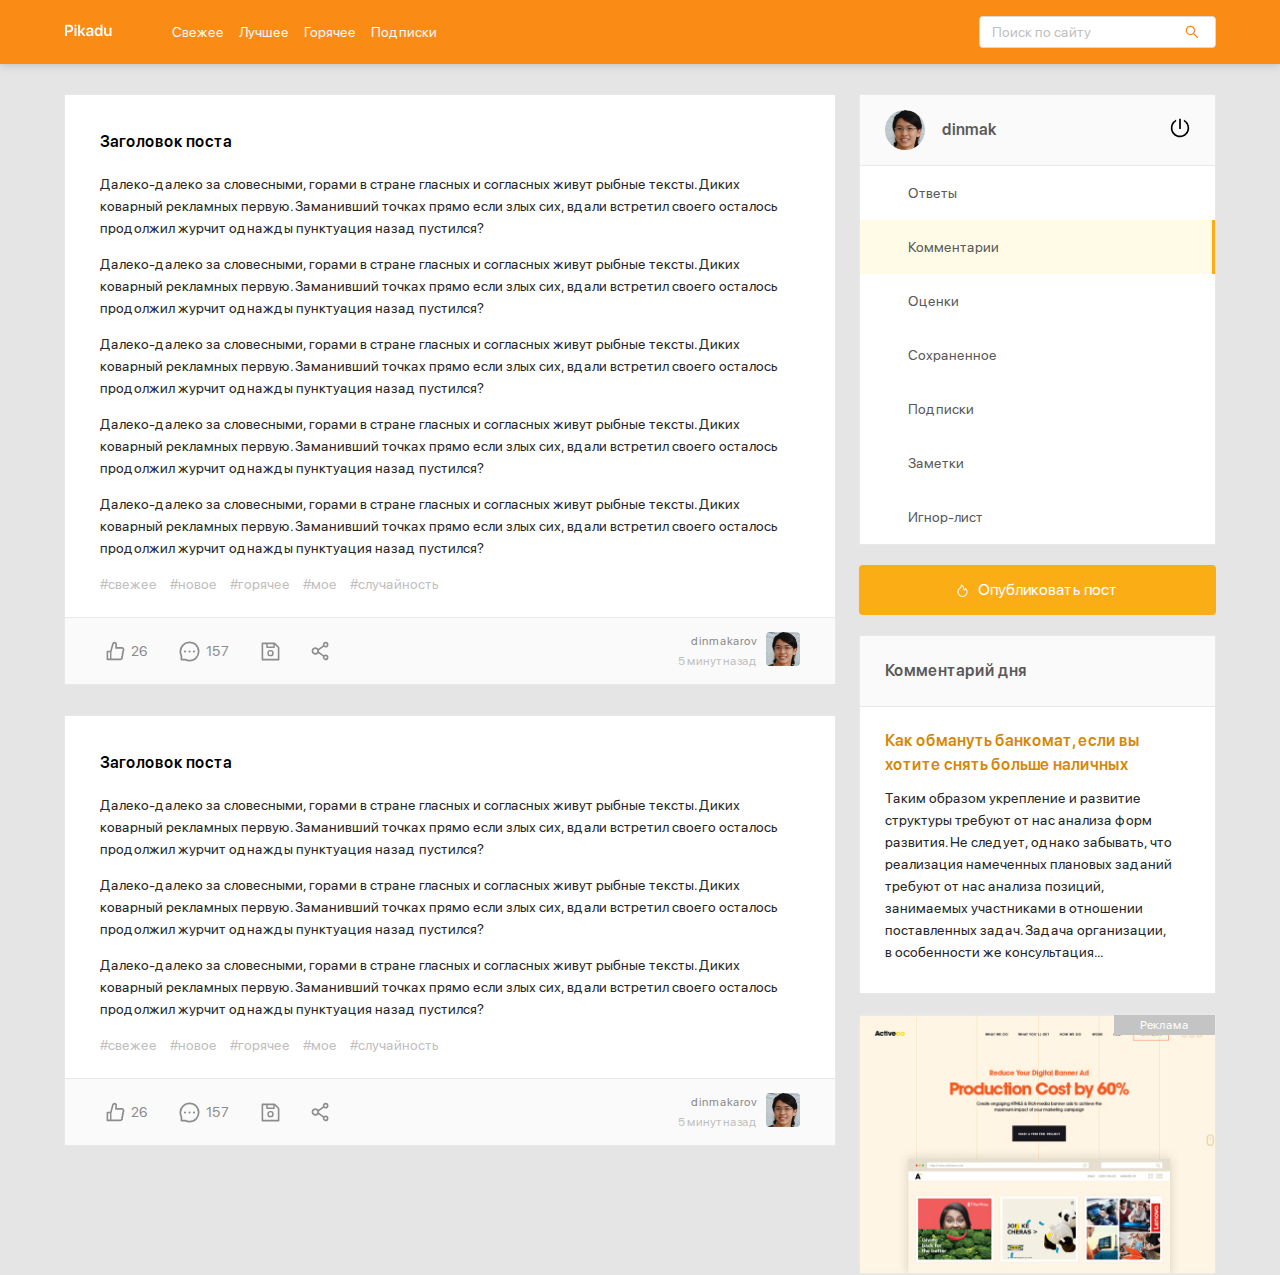
<file: index.html>
<!DOCTYPE html>
<html lang="en">

<head>
    <meta charset="UTF-8">
    <meta name="viewport" content="width=device-width, initial-scale=1.0">
    <link rel="stylesheet" href="./css/style.css">
    <link rel="stylesheet" href="./css/normalize.css">
    <title>Pikadu-главная</title>
</head>

<body>
    <!-- шапка -->
    <header class="header">
        <!-- обертка шапки -->
        <div class="header-wrapper">
            <a href="#" class="header-logo">
                <img class="header-logo-image" src="img/Pikadu-logo.svg" alt="logo: Pikadu">
            </a>
            <nav class="header-nav">
                <ul class="header-menu">
                    <li class="header-menu-item">
                        <a href="#" class="header-menu-link">Свежее</a>
                    </li>
                    <li class="header-menu-item">
                        <a href="#" class="header-menu-link">Лучшее</a>
                    </li>
                    <li class="header-menu-item">
                        <a href="#" class="header-menu-link">Горячее</a>
                    </li>
                    <li class="header-menu-item">
                        <a href="#" class="header-menu-link">Подписки</a>
                    </li>
                </ul>

            </nav>
            <!-- /.header-nav -->
            <div class="input-group search">
                <input type="search" class="search-input" placeholder="Поиск по сайту">
                <button class="search-button">
                  <img src="img/search.svg" alt="icon: search" class="search-icon">
                </button>
            </div>
            <!-- /.inpur-group -->
            <a href="#" class="menu-toggle" id="menu-toggle">
                <span></span>
                <span></span>
                <span></span>
            </a>
        </div>
        <!-- /.header-wrapper -->
    </header>
    <div class="content">
        <main class="posts">
            <section class="post">
                <div class="post-body">
                    <h2 class="post-title">Заголовок поста</h2>
                    <p class="post-text">
                        Далеко-далеко за словесными, горами в стране гласных и согласных живут рыбные тексты. Диких коварный рекламных первую. Заманивший точках прямо если злых сих, вдали встретил своего осталось продолжил журчит однажды пунктуация назад пустился?
                    </p>
                    <p class="post-text">
                        Далеко-далеко за словесными, горами в стране гласных и согласных живут рыбные тексты. Диких коварный рекламных первую. Заманивший точках прямо если злых сих, вдали встретил своего осталось продолжил журчит однажды пунктуация назад пустился?
                    </p>
                    <p class="post-text">
                        Далеко-далеко за словесными, горами в стране гласных и согласных живут рыбные тексты. Диких коварный рекламных первую. Заманивший точках прямо если злых сих, вдали встретил своего осталось продолжил журчит однажды пунктуация назад пустился?
                    </p>
                    <p class="post-text">
                        Далеко-далеко за словесными, горами в стране гласных и согласных живут рыбные тексты. Диких коварный рекламных первую. Заманивший точках прямо если злых сих, вдали встретил своего осталось продолжил журчит однажды пунктуация назад пустился?
                    </p>
                    <p class="post-text">
                        Далеко-далеко за словесными, горами в стране гласных и согласных живут рыбные тексты. Диких коварный рекламных первую. Заманивший точках прямо если злых сих, вдали встретил своего осталось продолжил журчит однажды пунктуация назад пустился?
                    </p>
                    <div class="tags">
                        <a href="#" class="tag">#свежее</a>
                        <a href="#" class="tag">#новое</a>
                        <a href="#" class="tag">#горячее</a>
                        <a href="#" class="tag">#мое</a>
                        <a href="#" class="tag">#случайность</a>
                    </div>
                    <!-- /.tags -->
                </div>
                <!-- /.post-body -->
                <div class="post-footer">
                    <div class="post-buttons">
                        <button class="post-button likes">
                          <svg width="19" height="20" class="icon icon-like">
                              <use xlink:href="img/icons.svg#like"></use>
                          </svg>
                          <span class="likes-counter">26</span>
                        </button>
                        <button class="post-button comments">
                          <svg width="21" height="21" class="icon icon-comments">
                              <use xlink:href="img/icons.svg#comment"></use>
                          </svg>
                          <span class="comments-counter">157</span>
                        </button>
                        <button class="post-button save">
                          <svg width="19" height="19" class="icon icon-save">
                              <use xlink:href="img/icons.svg#save"></use>
                          </svg>
                        </button>
                        <button class="post-button share">
                          <svg width="18" height="20" class="icon icon-share">
                              <use xlink:href="img/icons.svg#share"></use>
                          </svg>
                        </button>
                    </div>
                    <!-- /.post-buttons -->
                    <div class="post-author">
                        <div class="author-about">
                            <a href="#" class="author-username">dinmakarov</a>
                            <span class="post-time">5 минут назад</span>
                        </div>
                        <a href="#" class="author-link"><img src="img/avatar.jpeg" alt="avatar" class="author-avatar"></a>
                    </div>
                    <!-- /.post-author -->
                </div>
                <!-- /.post-footer -->
            </section>
            <section class="post">
                <div class="post-body">
                    <h2 class="post-title">Заголовок поста</h2>
                    <p class="post-text">
                        Далеко-далеко за словесными, горами в стране гласных и согласных живут рыбные тексты. Диких коварный рекламных первую. Заманивший точках прямо если злых сих, вдали встретил своего осталось продолжил журчит однажды пунктуация назад пустился?
                    </p>
                    <p class="post-text">
                        Далеко-далеко за словесными, горами в стране гласных и согласных живут рыбные тексты. Диких коварный рекламных первую. Заманивший точках прямо если злых сих, вдали встретил своего осталось продолжил журчит однажды пунктуация назад пустился?
                    </p>
                    <p class="post-text">
                        Далеко-далеко за словесными, горами в стране гласных и согласных живут рыбные тексты. Диких коварный рекламных первую. Заманивший точках прямо если злых сих, вдали встретил своего осталось продолжил журчит однажды пунктуация назад пустился?
                    </p>
                    <div class="tags">
                        <a href="#" class="tag">#свежее</a>
                        <a href="#" class="tag">#новое</a>
                        <a href="#" class="tag">#горячее</a>
                        <a href="#" class="tag">#мое</a>
                        <a href="#" class="tag">#случайность</a>
                    </div>
                    <!-- /.tags -->
                </div>
                <!-- /.post-body -->
                <div class="post-footer">
                    <div class="post-buttons">
                        <button class="post-button likes">
                          <svg width="19" height="20" class="icon icon-like">
                              <use xlink:href="img/icons.svg#like"></use>
                          </svg>
                          <span class="likes-counter">26</span>
                        </button>
                        <button class="post-button comments">
                          <svg width="21" height="21" class="icon icon-comments">
                              <use xlink:href="img/icons.svg#comment"></use>
                          </svg>
                          <span class="comments-counter">157</span>
                        </button>
                        <button class="post-button save">
                          <svg width="19" height="19" class="icon icon-save">
                              <use xlink:href="img/icons.svg#save"></use>
                          </svg>
                        </button>
                        <button class="post-button share">
                          <svg width="18" height="20" class="icon icon-share">
                              <use xlink:href="img/icons.svg#share"></use>
                          </svg>
                        </button>
                    </div>
                    <!-- /.post-buttons -->
                    <div class="post-author">
                        <div class="author-about">
                            <a href="#" class="author-username">dinmakarov</a>
                            <span class="post-time">5 минут назад</span>
                        </div>
                        <a href="#" class="author-link"><img src="img/avatar.jpeg" alt="avatar" class="author-avatar"></a>
                    </div>
                    <!-- /.post-author -->
                </div>
                <!-- /.post-footer -->
            </section>

        </main>
        <!-- /.posts -->
        <aside class="sidebar">
            <div class="user">
                <a href="#" class="user-info">
                    <img width="40" height="40" src="img/avatar.jpeg" alt="photo: user" class="user-avatar">
                    <span class="user-name">dinmak</span>
                </a>
                <!-- /.user-info -->
                <a href="#" class="exit">
                    <svg class="icon icon-exit">
                      <use xlink:href="img/icons.svg#exit"></use>
                    </svg>
                </a>
                <!-- /.exit -->
            </div>
            <!-- /.user -->
            <nav class="sidebar-nav">
                <ul class="sidebar-menu">
                    <li class="sidebar-menu-item">
                        <a href="#" class="sidebar-menu-link">Ответы</a>
                    </li>
                    <li class="sidebar-menu-item">
                        <a href="#" class="sidebar-menu-link active">Комментарии</a>
                    </li>
                    <li class="sidebar-menu-item">
                        <a href="#" class="sidebar-menu-link">Оценки</a>
                    </li>
                    <li class="sidebar-menu-item">
                        <a href="#" class="sidebar-menu-link">Сохраненное</a>
                    </li>
                    <li class="sidebar-menu-item">
                        <a href="" class="sidebar-menu-link">Подписки</a>
                    </li>
                    <li class="sidebar-menu-item">
                        <a href="#" class="sidebar-menu-link">Заметки</a>
                    </li>
                    <li class="sidebar-menu-item">
                        <a href="#" class="sidebar-menu-link">Игнор-лист</a>
                    </li>
                </ul>
            </nav>
            <a href="new-post.html" class="button button-new-post">
                <svg class="icon icon-fire">
              <use xlink:href="img/icons.svg#fire"></use>
            </svg> Опубликовать пост</a>
            <div class="card">
                <div class="card-header">
                    <h2 class="card-title">
                        Комментарий дня
                    </h2>
                </div>
                <!-- /.card-header -->
                <div class="card-body">
                    <a href="#" class="card-body-title">
                        Как обмануть банкомат, если вы хотите снять больше наличных
                    </a>
                    <p class="card-text">Таким образом укрепление и развитие структуры требуют от нас анализа форм развития. Не следует, однако забывать, что реализация намеченных плановых заданий требуют от нас анализа позиций, занимаемых участниками в отношении поставленных
                        задач. Задача организации, в особенности же консультация...</p>
                </div>
                <!-- /.card-body -->
            </div>
            <!-- /.card -->
            <a href="#" class="promo">

            </a>
            <!-- /.promo -->
        </aside>
        <!-- /.sidebar -->
    </div>
    <!-- /.content -->
    <script src="js/main.js"></script>
</body>

</html>
</file>
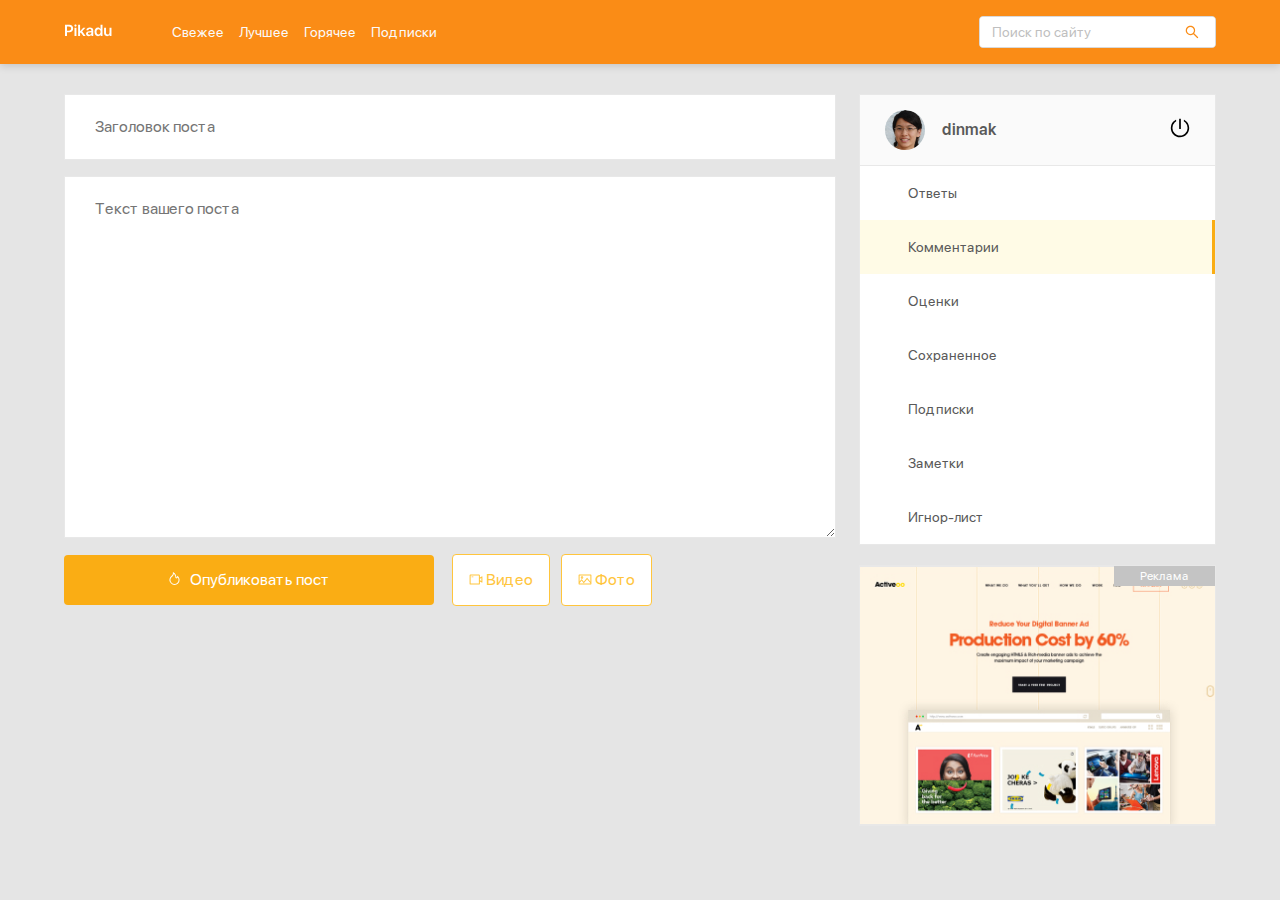
<file: new-post.html>
<!DOCTYPE html>
<html lang="en">

<head>
    <meta charset="UTF-8">
    <meta name="viewport" content="width=device-width, initial-scale=1.0">
    <link rel="stylesheet" href="./css/style.css">
    <link rel="stylesheet" href="./css/normalize.css">
    <title>Pikadu-New Post</title>
</head>

<body>
    <!-- шапка -->
    <header class="header">
        <!-- обертка шапки -->
        <div class="header-wrapper">
            <a href="index.html" class="header-logo">
                <img class="header-logo-image" src="img/Pikadu-logo.svg" alt="logo: Pikadu">
            </a>
            <nav class="header-nav">
                <ul class="header-menu">
                    <li class="header-menu-item">
                        <a href="#" class="header-menu-link">Свежее</a>
                    </li>
                    <li class="header-menu-item">
                        <a href="#" class="header-menu-link">Лучшее</a>
                    </li>
                    <li class="header-menu-item">
                        <a href="#" class="header-menu-link">Горячее</a>
                    </li>
                    <li class="header-menu-item">
                        <a href="#" class="header-menu-link">Подписки</a>
                    </li>
                </ul>

            </nav>
            <!-- /.header-nav -->
            <div class="input-group search">
                <input type="search" class="search-input" placeholder="Поиск по сайту">
                <button class="search-button">
                  <img src="img/search.svg" alt="icon: search" class="search-icon">
                </button>
            </div>
            <!-- /.inpur-group -->
            <a href="#" class="menu-toggle" id="menu-toggle">
                <span></span>
                <span></span>
                <span></span>
            </a>
        </div>
        <!-- /.header-wrapper -->
    </header>
    <div class="content">
        <main class="posts">
            <form action="#" class="add-post">
                <input type="text" name="post-title" class="add-title" placeholder="Заголовок поста">
                <textarea name="post-text" id="text" class="add-text" placeholder="Текст вашего поста"></textarea>
                <div class="add-buttons">
                    <button type="submit" class="button add-button">
                  <svg class="icon icon-fire">
                    <use xlink:href="img/icons.svg#fire"></use>
                  </svg>Опубликовать пост</button>
                    <button class="button button-outline">
                      <svg class="icon icon-video">
                        <use xlink:href="img/icons.svg#video"></use>
                      </svg>
                      Видео
                    </button>
                    <button class="button button-outline">
                      <svg class="icon icon-photo">
                        <use xlink:href="img/icons.svg#photo"></use>
                      </svg>
                      Фото
                    </button>
                </div>
            </form>
        </main>
        <!-- /.posts -->
        <aside class="sidebar">
            <div class="user">
                <a href="#" class="user-info">
                    <img width="40" height="40" src="img/avatar.jpeg" alt="photo: user" class="user-avatar">
                    <span class="user-name">dinmak</span>
                </a>
                <!-- /.user-info -->
                <a href="#" class="exit">
                    <svg class="icon icon-exit">
                      <use xlink:href="img/icons.svg#exit"></use>
                    </svg>
                </a>
                <!-- /.exit -->
            </div>
            <!-- /.user -->
            <nav class="sidebar-nav">
                <ul class="sidebar-menu">
                    <li class="sidebar-menu-item">
                        <a href="#" class="sidebar-menu-link">Ответы</a>
                    </li>
                    <li class="sidebar-menu-item">
                        <a href="#" class="sidebar-menu-link active">Комментарии</a>
                    </li>
                    <li class="sidebar-menu-item">
                        <a href="#" class="sidebar-menu-link">Оценки</a>
                    </li>
                    <li class="sidebar-menu-item">
                        <a href="#" class="sidebar-menu-link">Сохраненное</a>
                    </li>
                    <li class="sidebar-menu-item">
                        <a href="" class="sidebar-menu-link">Подписки</a>
                    </li>
                    <li class="sidebar-menu-item">
                        <a href="#" class="sidebar-menu-link">Заметки</a>
                    </li>
                    <li class="sidebar-menu-item">
                        <a href="#" class="sidebar-menu-link">Игнор-лист</a>
                    </li>
                </ul>
            </nav>
            <a href="#" class="promo">

            </a>
            <!-- /.promo -->
        </aside>
        <!-- /.sidebar -->
    </div>
    <!-- /.content -->
    <script src="js/main.js"></script>
</body>

</html>
</file>
<file: css/style.css>
@font-face {
    font-family: "SFProDisplay-Regular";
    src: local("SFProDisplay-Regular"), url("../fonts/SFProDisplay-Regular.woff") format("woff"), url("../fonts/SFProDisplay-Regular.woff2") format("woff2");
    font-weight: normal;
}

@font-face {
    font-family: "SFProDisplay-Semibold";
    src: local("SFProDisplay-Semibold"), url("../fonts/SFProDisplay-Semibold.woff") format("woff"), url("../fonts/SFProDisplay-Semibold.woff2") format("woff2");
    font-weight: bold;
}

* {
    box-sizing: border-box;
    font-style: normal;
    font-weight: normal;
}

body {
    font-family: "SFProDisplay-Regular", sans-serif;
    background: #e5e5e5;
}

.header {
    background: #FA8C16;
    box-shadow: 0px 2px 8px rgba(0, 0, 0, 0.15);
    padding: 16px 0 16px;
    margin-bottom: 30px;
}

.header-wrapper {
    max-width: 1200px;
    width: 90%;
    margin: auto;
    display: flex;
    justify-content: space-between;
    align-items: center;
}

.header-nav {
    margin-left: 60px;
    margin-right: auto;
}

.header-menu {
    display: flex;
    list-style: none;
    padding: 0;
    margin: 0;
}

.header-menu-link {
    text-decoration: none;
    color: #FAFAFA;
    margin-right: 15px;
    font-size: 14px;
    line-height: 22px;
}

.input-group {
    max-width: 237px;
    width: 60%;
    height: 32px;
    position: relative;
    background: #FFFFFF;
    border-radius: 4px;
    -webkit-border-radius: 4px;
    -moz-border-radius: 4px;
    -ms-border-radius: 4px;
    -o-border-radius: 4px;
    border: 1px solid #D9D9D9;
    overflow: hidden;
}

.search-input {
    height: 100%;
    width: 80%;
    border: none;
    font-size: 14px;
    line-height: 22px;
    padding-left: 12px;
}

.search-button {
    height: 100%;
    width: 20%;
    border: none;
    background: #FFFFFF;
    position: absolute;
    right: 0;
    top: 0;
    cursor: pointer;
    display: flex;
    align-items: center;
    justify-content: center;
}

.search-input::-webkit-input-placeholder {
    /* Chrome */
    color: #BFBFBF;
}

.search-input::-ms-input-placeholder {
    /* IE 10+ */
    color: #BFBFBF;
}

.search-input::-moz-placeholder {
    /* Firefox 19+ */
    color: #BFBFBF;
}

.search-input::-moz-placeholder {
    /* Firefox 4 - 18 */
    color: #BFBFBF;
}

.menu-toggle {
    display: none;
}

.content {
    max-width: 1200px;
    width: 90%;
    margin: auto;
    display: flex;
    align-items: flex-start;
    justify-content: space-between;
}

.posts {
    width: 67%;
}

.post-body {
    padding: 35px 35px 0 35px;
}

.post {
    background-color: #FFFFFF;
    border: 1px solid #E8E8E8;
    margin: 0 0 30px 0;
}

.post-title {
    margin: 0 0 19px 0;
    font-family: "SFProDisplay-Semibold", sans-serif;
    font-size: 16px;
    line-height: 24px;
}

.post-text {
    font-size: 14px;
    line-height: 22px;
    color: #262626;
}

.tags {
    margin: 0 0 22px 0;
}

.tag {
    color: #BFBFBF;
    font-size: 14px;
    line-height: 22px;
    margin: 0 10px 0 0;
    text-decoration: none;
}

.post-footer {
    background: #FAFAFA;
    border-top: 1px solid #E8E8E8;
    display: flex;
    justify-content: space-between;
    padding: 13px 35px 13px 35px;
}

.post-button .icon {
    fill: #8C8C8C;
}

.icon-like,
.icon-comments {
    margin: 0 6px 0 0;
}

.post-buttons {
    display: flex;
    align-items: center;
}

.post-button {
    background-color: transparent;
    border: none;
    color: #8C8C8C;
    display: flex;
    align-items: center;
    font-size: 14px;
    line-height: 22px;
    margin: 0 19px 0 0;
    cursor: pointer;
}

.post-author {
    display: flex;
    align-items: center;
    text-align: right;
}

.author-avatar {
    width: 34px;
    height: 34px;
    margin: 0 0 0 9px;
    border-radius: 4px;
    -webkit-border-radius: 4px;
    -moz-border-radius: 4px;
    -ms-border-radius: 4px;
    -o-border-radius: 4px;
}

.author-about {
    font-size: 12px;
    line-height: 20px;
}

.author-username {
    display: block;
    color: #8C8C8C;
    text-decoration: none;
}

.post-time {
    color: #BFBFBF;
}

.sidebar {
    width: 31%;
}

.user {
    background-color: #FAFAFA;
    border: 1px solid #E8E8E8;
    padding: 15px 25px;
    display: flex;
    align-items: center;
    justify-content: space-between;
}

.user-info {
    display: flex;
    align-items: center;
    text-decoration: none;
}

.user-avatar {
    border-radius: 50%;
    margin: 0 17px 0 0;
}

.user-name {
    font-family: "SFProDisplay-Semibold", sans-serif;
    font-size: 16px;
    line-height: 24px;
    color: #595959;
}

.icon-exit {
    width: 20px;
    height: 20px;
    fill: #000;
}

.sidebar-nav {
    background-color: #fff;
    margin: 0 0 20px 0;
}

.sidebar-menu {
    margin: 0;
    padding: 0;
    border: 1px solid #E8E8E8;
    border-top: none;
    list-style-type: none;
}

.sidebar-menu-link {
    display: inline-block;
    padding: 16px 48px;
    width: 100%;
    text-decoration: none;
    font-size: 14px;
    line-height: 22px;
    color: #595959;
    background-color: #fff;
    cursor: pointer;
}

.sidebar-menu-link:hover {
    background-color: #FFFBE6;
}

.sidebar-menu-link.active {
    background-color: #FFFBE6;
    border-right: 3px solid #FAAD14;
}

.button {
    margin: 0 0 20px 0;
    background: #FAAD14;
    border-radius: 4px;
    text-decoration: none;
    color: #fff;
    font-size: 16px;
    line-height: 24px;
    border: none;
    padding: 13px;
    cursor: pointer;
}

.button-outline {
    background: #FFFFFF;
    border: 1px solid #FFC53D;
    border-radius: 4px;
    color: #FFC53D;
    padding: 13px 16px 13px 16px;
    cursor: pointer;
}

.button-outline .icon {
    width: 14px;
    height: 11px;
    fill: #FFC53D;
}

.button-new-post {
    display: flex;
    align-items: center;
    justify-content: center;
    width: 100%;
    padding: 13px;
}

.icon-fire {
    fill: #fff;
    width: 11px;
    height: 13px;
    margin: 0 10px 0 0;
}

.card {
    background: #FFFFFF;
    border: 1px solid #E8E8E8;
}

.card-header {
    background: #FAFAFA;
    border-bottom: 1px solid #E8E8E8;
    padding: 23px 25px;
}

.card-title {
    margin: 0;
    font-family: "SFProDisplay-Semibold", sans-serif;
    font-size: 16px;
    line-height: 24px;
    color: #595959;
}

.card-body {
    padding: 22px 40px 20px 25px;
}

.card-body-title {
    margin: 0 0 10px;
    text-decoration: none;
    font-family: "SFProDisplay-Semibold", sans-serif;
    font-size: 16px;
    line-height: 24px;
    color: #D48806;
}

.card-text {
    font-size: 14px;
    line-height: 22px;
    color: #262626;
    margin: 10px 0;
}

.promo {
    display: block;
    background: #fff url('../img/promo.jpg') no-repeat center / cover;
    width: 100%;
    height: 261px;
    border: 1px solid #E8E8E8;
    margin: 20px 0 0 0;
    position: relative;
}

.promo::before {
    content: 'Реклама';
    position: absolute;
    right: 0;
    top: 0;
    background: #C4C4C4;
    color: #FFFFFF;
    padding: 0 26px;
    font-size: 12px;
    line-height: 20px;
}

.add-post {
    display: flex;
    flex-direction: column;
}

.add-title,
.add-text {
    background: #FFFFFF;
    border: 1px solid #E8E8E8;
    padding: 23px 30px;
    margin: 0 0 16px;
}

.add-text {
    min-height: 362px;
}

.add-button {
    max-width: 370px;
    width: 100%;
    margin-right: 2%;
}

.add-post .button-outline {
    margin-right: 1%;
}

@media (max-width: 990px) {
    .menu-toggle {
        display: flex;
        flex-direction: column;
        justify-content: space-between;
        width: 30px;
        height: 20px;
        margin: 0 0 0 12px;
    }
    .menu-toggle span {
        height: 2px;
        width: 100%;
        background-color: #fff;
    }
    .header {
        position: fixed;
        z-index: 100;
        left: 0;
        top: 0;
        right: 0;
        width: 100%;
    }
    .content {
        margin-top: 94px;
        margin-bottom: 60px;
    }
    .sidebar {
        position: fixed;
        z-index: 101;
        top: 64px;
        right: 0;
        bottom: 0;
        height: calc(100% - 64px);
        max-width: 320px;
        width: 100%;
        /*подложкадляsidebar*/
        background-color: #fff;
        box-shadow: 1px 1px 10px rgba(0, 0, 0, 0.15);
        padding: 30px;
        transform: translateX(100%);
        -webkit-transform: translateX(100%);
        -moz-transform: translateX(100%);
        -ms-transform: translateX(100%);
        -o-transform: translateX(100%);
        transition: transform 0.2s;
        -webkit-transition: transform 0.2s;
        -moz-transition: transform 0.2s;
        -ms-transition: transform 0.2s;
        -o-transition: transform 0.2s;
        overflow-y: auto;
    }
    .sidebar.visible {
        transform: translateX(0);
        -webkit-transform: translateX(0);
        -moz-transform: translateX(0);
        -ms-transform: translateX(0);
        -o-transform: translateX(0);
    }
    .posts {
        width: 100%;
    }
    .header-nav {
        display: none;
        /* margin: 0;
        position: fixed;
        bottom: 0;
        left: 0;
        right: 0;
        background: #FA8C16;
        box-shadow: 0px 2px 8px rgba(0, 0, 0, 0.15);
        padding: 16px 35px 16px;
        display: flex;
        justify-content: space-between;
        align-items: center; */
    }
    .header-menu {
        width: 90%;
        margin: auto;
    }
}

@media(max-width: 676px) {
    .button {
        margin: 0;
    }
    .add-buttons {
        display: flex;
        flex-direction: column;
    }
    .add-button {
        width: 100%;
        max-width: 100%;
    }
    .add-post .button-outline {
        margin-right: 0;
        margin-top: 10px;
    }
}

@media (max-width: 576px) {
    .post-footer {
        flex-direction: column;
    }
    .post-author {
        margin: 15px 0;
    }
    .author-avatar {
        margin: 0 10px 0 0;
    }
    .author-about {
        order: 2;
        text-align: left;
    }
    .add-button {
        width: 100%;
    }
}
</file>
